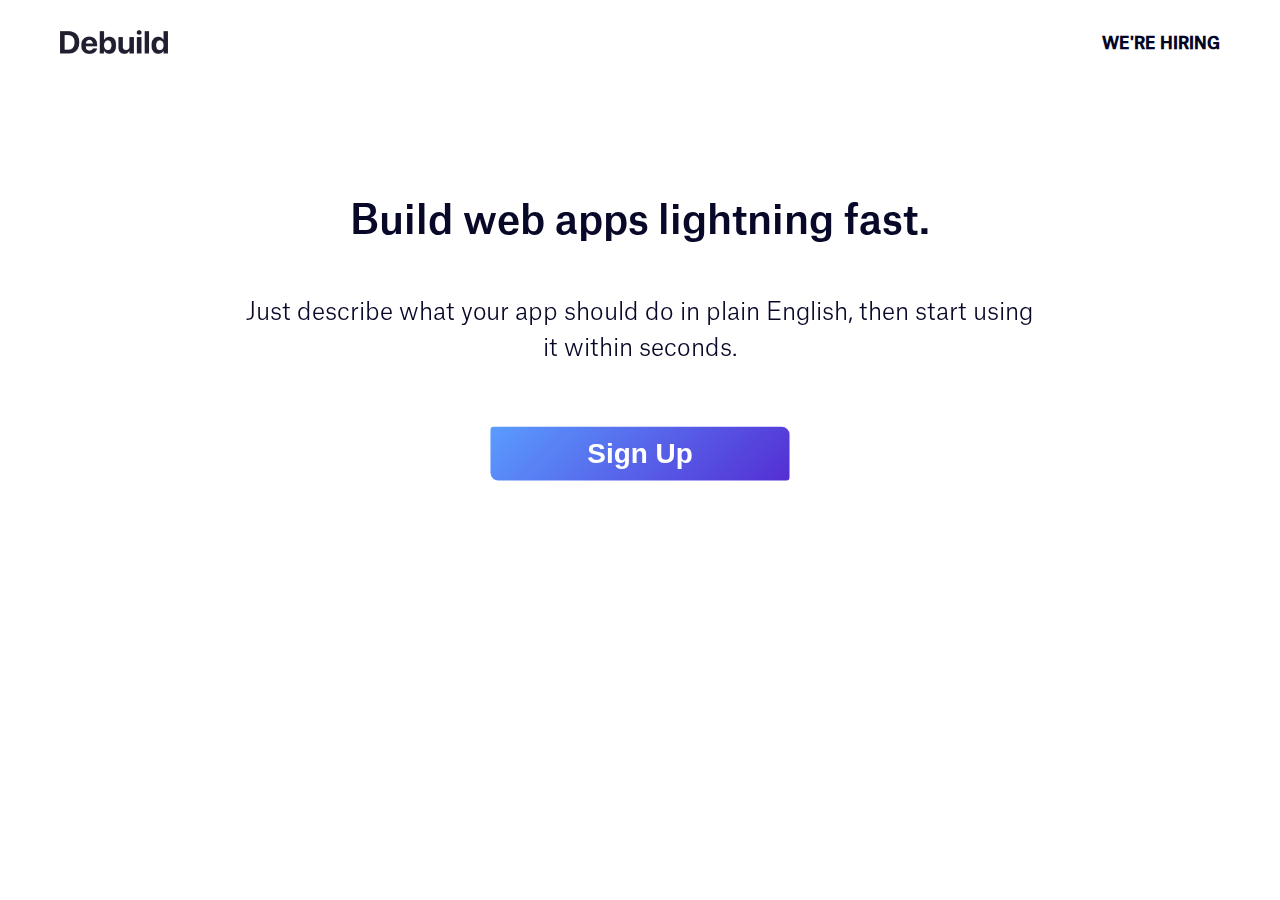
<file: index.html>
<!DOCTYPE html><html>
<!-- Mirrored from debuild.co/ by HTTrack Website Copier/3.x [XR&CO'2014], Mon, 31 Aug 2020 10:43:18 GMT -->
<!-- Added by HTTrack --><meta http-equiv="content-type" content="text/html;charset=utf-8" /><!-- /Added by HTTrack -->
<head><meta charSet="utf-8"/><meta charset="utf-8"/><link rel="shortcut icon" href="favicon.png"/><meta name="viewport" content="width=device-width,initial-scale=1,shrink-to-fit=no"/><link rel="manifest" href="favicons.ico/manifest.json"/><link rel="apple-touch-icon" sizes="120x120" href="favicons.ico/apple-touch-icon.html"/><link rel="icon" type="image/png" sizes="32x32" href="favicons.ico/favicon-32x32.png"/><link rel="icon" type="image/png" sizes="16x16" href="favicons.ico/favicon-16x16.png"/><link rel="manifest" href="favicons.ico/site.html"/><link rel="mask-icon" href="favicons.ico/safari-pinned-tab.html" color="#5bbad5"/><meta name="msapplication-TileColor" content="#da532c"/><meta name="theme-color" content="#ffffff"/><title>Debuild: Build web apps lightning fast.</title><meta name="title" content="Debuild: Build web apps lightning fast."/><meta name="description" content="Build web apps lightning fast. Just describe what your app should do in plain English, then start using it within seconds."/><meta property="og:image" content="debuild-meta.png"/><meta property="og:type" content="website"/><meta property="og:url" content="index.html"/><meta property="og:title" content="Debuild"/><meta property="og:description" content="Build web apps lightning fast."/><meta property="og:image" content="debuild-meta.png"/><meta property="twitter:card" content="summary_large_image"/><meta property="twitter:url" content="index.html"/><meta property="twitter:title" content="Debuild"/><meta property="twitter:description" content="Build web apps lightning fast."/><meta property="twitter:image" content="debuild-meta.png"/><meta name="next-head-count" content="26"/><link rel="preload" href="_next/static/css/9236e280c312adbf2669.css" as="style"/><link rel="stylesheet" href="_next/static/css/9236e280c312adbf2669.css"/><link rel="preload" href="_next/static/chunks/main-6b89065aed76efe363fd.js" as="script"/><link rel="preload" href="_next/static/chunks/webpack-488dc228921f1fdbc0e7.js" as="script"/><link rel="preload" href="_next/static/chunks/framework.de5b927bb3a122da5a2a.js" as="script"/><link rel="preload" href="_next/static/chunks/f6078781a05fe1bcb0902d23dbbb2662c8d200b3.bfb26b9be6448e6905d4.js" as="script"/><link rel="preload" href="_next/static/chunks/pages/_app-d2cbea8d41d802194df9.js" as="script"/><link rel="preload" href="_next/static/chunks/05d954cf.73ebaa023ce91fe0ab32.js" as="script"/><link rel="preload" href="_next/static/chunks/a80b77e63a42137f731543a75cde09ded7db1db4.6cadc0721f5a1a2ef6ec.js" as="script"/><link rel="preload" href="_next/static/chunks/pages/index-980efd22e6e73bd248df.js" as="script"/></head><body><div id="__next"><div style="padding-bottom:200px;display:flex;flex-direction:column;align-items:center;
background:url(https://mir-s3-cdn-cf.behance.net/project_modules/1400_opt_1/91d8b486128681.5d909dad493bd.jpg);background-repeat:no-repeat;background-size:cover;background-position:bottom;height:100%"><div style="padding-bottom:100px;flex:1;width:100%"><div style="display:flex;justify-content:center;padding-right:60px;padding-left:60px;padding-top:30px;margin-bottom:60px"><div style="max-width:1470px;flex:1;display:flex;justify-content:space-between;align-items:center;padding-bottom:20px"><a href="index.html"><img src="images/debuild-logo-black.png" style="height:24px"/></a><div style="display:flex"><div style="margin-left:50px"><a href="jobs.html" style="font-size:16px;font-weight:bold">WE&#x27;RE HIRING</a></div></div></div></div><div style="display:flex;padding-right:30px;padding-left:30px;padding-top:30px;margin-bottom:60px;justify-content:center"><div style="display:flex;flex-direction:column;justify-content:center"><div style="display:flex;flex-direction:column;align-items:center;width:100%;opacity:0;transform:scale(0.8) translateZ(0)"><h1 style="line-height:1.3;font-weight:500;font-size:40px;max-width:700px;text-align:center;justify-content:center">Build web apps lightning fast.</h1><h2 style="font-weight:300;line-height:1.5;font-size:24px;margin-bottom:40px;text-align:center;align-self:center;justify-content:center;max-width:800px">Just describe what your app should do in plain English, then start using it within seconds.</h2><a href="https://forms.gle/htykmc2EFrb98vTH7"><button class="generic-button wide-button">Sign Up</button></a></div></div></div></div></div></div><script id="__NEXT_DATA__" type="application/json">{"props":{"pageProps":{}},"page":"/","query":{},"buildId":"r4ZxFy6RQVhNxjL5z7obc","nextExport":true,"autoExport":true,"isFallback":false}</script><script nomodule="" src="_next/static/chunks/polyfills-9a32872f6a983227f3b1.js"></script><script src="_next/static/chunks/main-6b89065aed76efe363fd.js" async=""></script><script src="_next/static/chunks/webpack-488dc228921f1fdbc0e7.js" async=""></script><script src="_next/static/chunks/framework.de5b927bb3a122da5a2a.js" async=""></script><script src="_next/static/chunks/f6078781a05fe1bcb0902d23dbbb2662c8d200b3.bfb26b9be6448e6905d4.js" async=""></script><script src="_next/static/chunks/pages/_app-d2cbea8d41d802194df9.js" async=""></script><script src="_next/static/chunks/05d954cf.73ebaa023ce91fe0ab32.js" async=""></script><script src="_next/static/chunks/a80b77e63a42137f731543a75cde09ded7db1db4.6cadc0721f5a1a2ef6ec.js" async=""></script><script src="_next/static/chunks/pages/index-980efd22e6e73bd248df.js" async=""></script><script src="_next/static/r4ZxFy6RQVhNxjL5z7obc/_buildManifest.js" async=""></script><script src="_next/static/r4ZxFy6RQVhNxjL5z7obc/_ssgManifest.js" async=""></script></body>
<!-- Mirrored from debuild.co/ by HTTrack Website Copier/3.x [XR&CO'2014], Mon, 31 Aug 2020 10:43:29 GMT -->
</html>
</file>
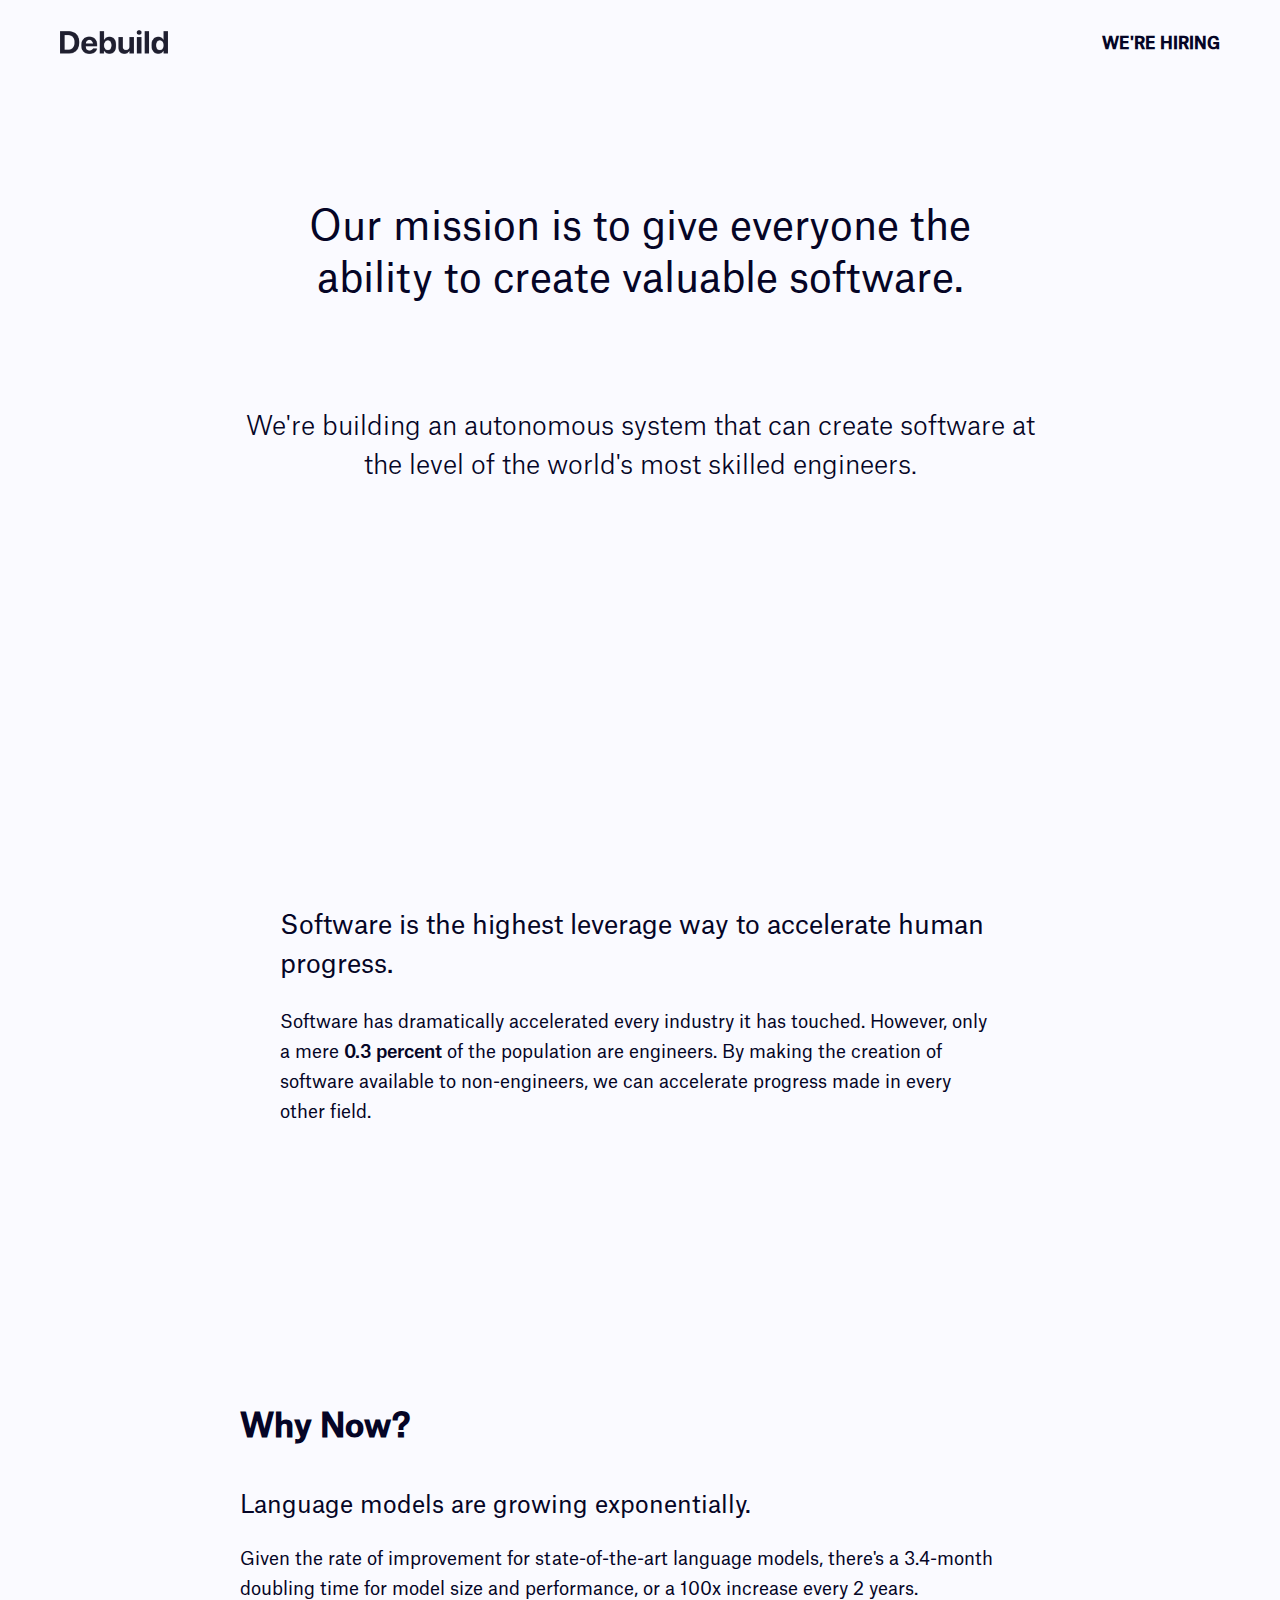
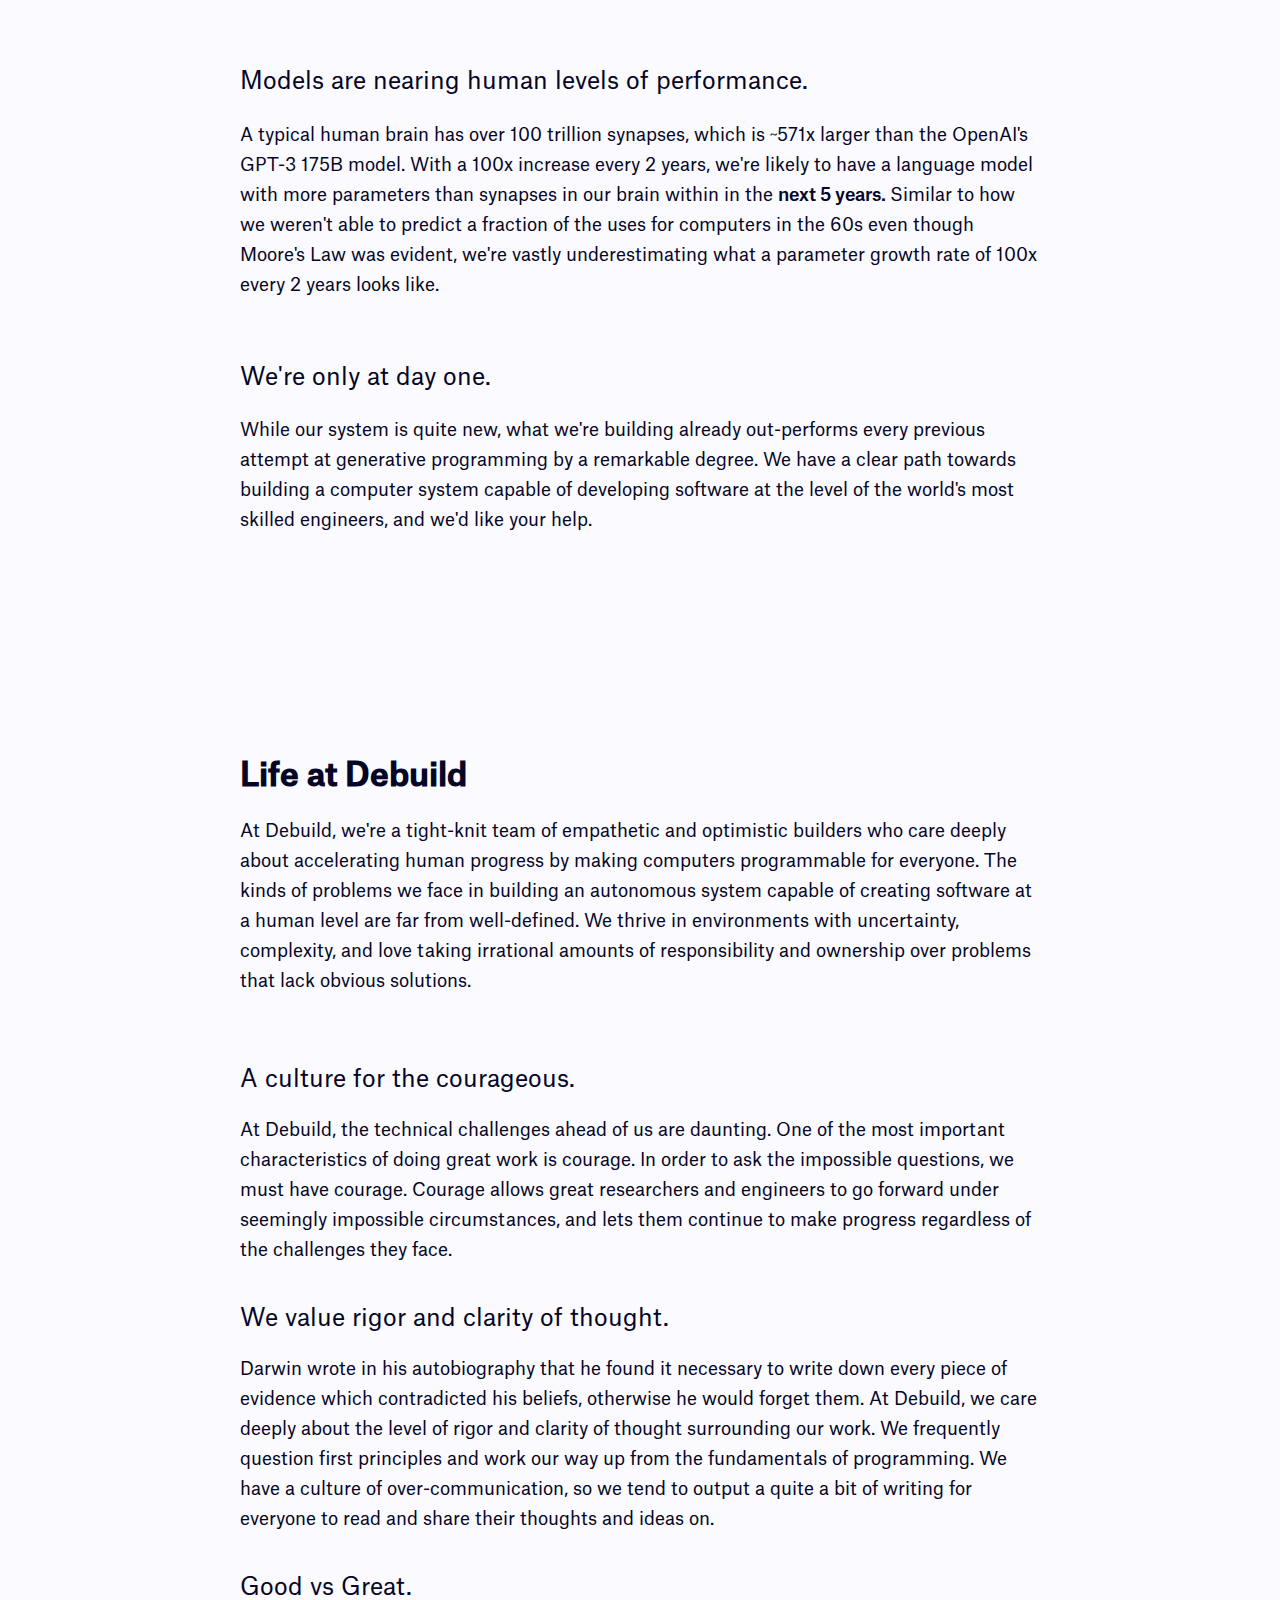
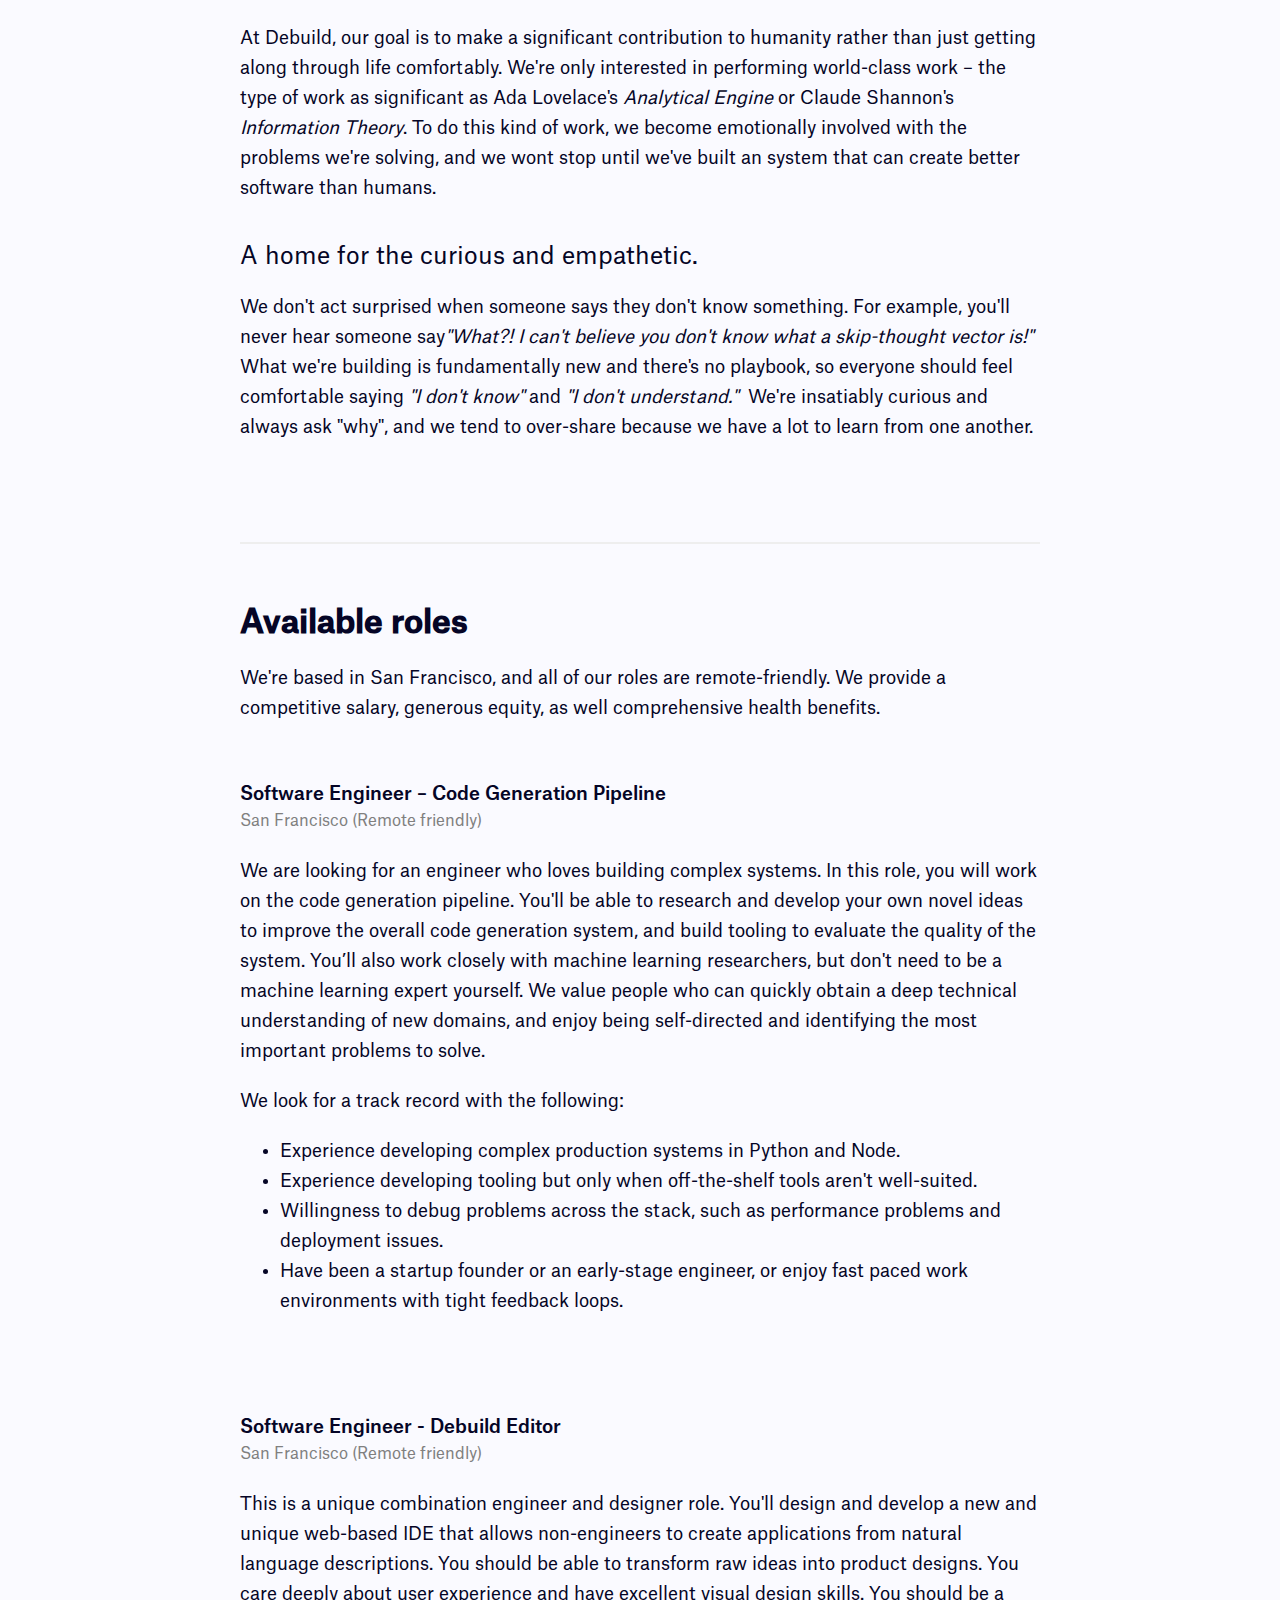
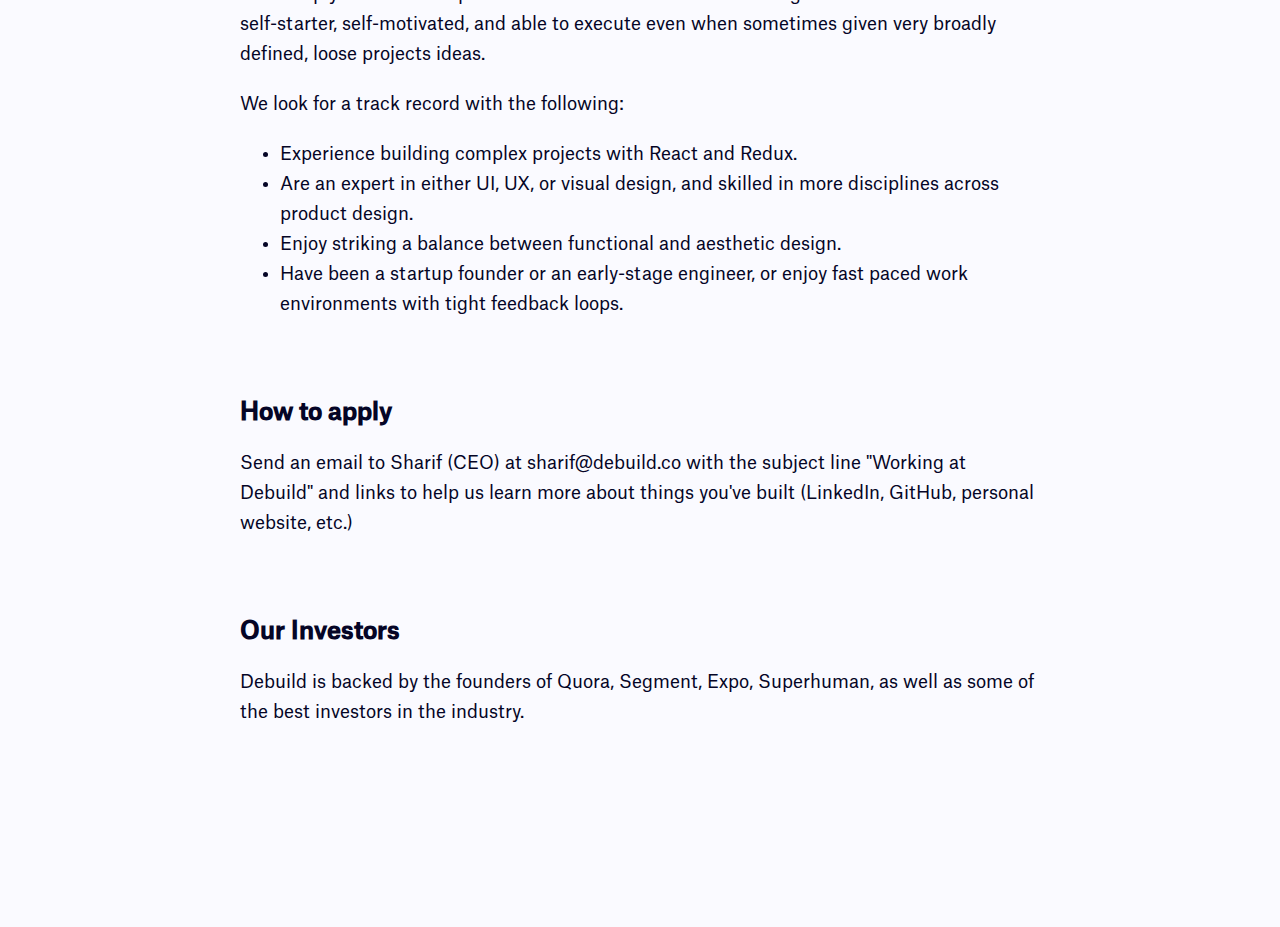
<file: jobs.html>
<!DOCTYPE html><html>
<!-- Mirrored from debuild.co/jobs by HTTrack Website Copier/3.x [XR&CO'2014], Mon, 31 Aug 2020 10:43:31 GMT -->
<!-- Added by HTTrack --><meta http-equiv="content-type" content="text/html;charset=utf-8" /><!-- /Added by HTTrack -->
<head><meta charSet="utf-8"/><meta charset="utf-8"/><link rel="shortcut icon" href="favicon.png"/><meta name="viewport" content="width=device-width,initial-scale=1,shrink-to-fit=no"/><link rel="manifest" href="favicons.ico/manifest.json"/><link rel="apple-touch-icon" sizes="120x120" href="favicons.ico/apple-touch-icon.html"/><link rel="icon" type="image/png" sizes="32x32" href="favicons.ico/favicon-32x32.png"/><link rel="icon" type="image/png" sizes="16x16" href="favicons.ico/favicon-16x16.png"/><link rel="manifest" href="favicons.ico/site.html"/><link rel="mask-icon" href="favicons.ico/safari-pinned-tab.html" color="#5bbad5"/><meta name="msapplication-TileColor" content="#da532c"/><meta name="theme-color" content="#ffffff"/><meta name="title" content="Debuild: Build web apps lightning fast."/><meta name="description" content="Build web apps lightning fast. Just describe what your app should do in plain English, then start using it within seconds."/><meta property="og:image" content="debuild-meta.png"/><meta property="og:type" content="website"/><meta property="og:url" content="index.html"/><meta property="og:title" content="Debuild"/><meta property="og:description" content="Build web apps lightning fast."/><meta property="og:image" content="debuild-meta.png"/><meta property="twitter:card" content="summary_large_image"/><meta property="twitter:url" content="index.html"/><meta property="twitter:title" content="Debuild"/><meta property="twitter:description" content="Build web apps lightning fast."/><meta property="twitter:image" content="debuild-meta.png"/><title>Debuild Jobs</title><meta name="next-head-count" content="26"/><link rel="preload" href="_next/static/css/9236e280c312adbf2669.css" as="style"/><link rel="stylesheet" href="_next/static/css/9236e280c312adbf2669.css"/><link rel="preload" href="_next/static/chunks/main-6b89065aed76efe363fd.js" as="script"/><link rel="preload" href="_next/static/chunks/webpack-488dc228921f1fdbc0e7.js" as="script"/><link rel="preload" href="_next/static/chunks/framework.de5b927bb3a122da5a2a.js" as="script"/><link rel="preload" href="_next/static/chunks/f6078781a05fe1bcb0902d23dbbb2662c8d200b3.bfb26b9be6448e6905d4.js" as="script"/><link rel="preload" href="_next/static/chunks/pages/_app-d2cbea8d41d802194df9.js" as="script"/><link rel="preload" href="_next/static/chunks/a80b77e63a42137f731543a75cde09ded7db1db4.6cadc0721f5a1a2ef6ec.js" as="script"/><link rel="preload" href="_next/static/chunks/pages/jobs-1a1f0fde8fd13ee53d94.js" as="script"/></head><body><div id="__next"><div style="padding-bottom:200px;display:flex;flex-direction:column;align-items:center;background-color:rgba(0,0,255,0.02)"><div style="padding-bottom:100px;background:url(%27/images/UnicornVectorGradient_11-light.html);background-repeat:no-repeat;background-size:cover;background-position:bottom;width:100%"><div style="display:flex;justify-content:center;padding-right:60px;padding-left:60px;padding-top:30px;margin-bottom:60px"><div style="max-width:1470px;flex:1;display:flex;justify-content:space-between;align-items:center;padding-bottom:20px"><a href="index.html"><img src="images/debuild-logo-black.png" style="height:24px"/></a><div style="display:flex"><div style="margin-left:50px"><a href="jobs.html" style="font-size:16px;font-weight:bold">WE&#x27;RE HIRING</a></div></div></div></div><div style="display:flex;padding-right:30px;padding-left:30px;padding-top:30px;margin-bottom:60px;justify-content:center"><div style="display:flex;flex-direction:column;justify-content:center"><div style="display:flex;flex-direction:column;align-items:center"><h2 style="line-height:1.3;font-weight:400;font-size:40px;margin-bottom:80px;max-width:700px;text-align:center;justify-content:center">Our mission is to give everyone the ability to create valuable software.</h2><h2 style="font-weight:300;line-height:1.5;font-size:26px;margin-bottom:80px;text-align:center;align-self:center;justify-content:center;max-width:800px">We&#x27;re building an autonomous system that can create software at the level of the world&#x27;s most skilled engineers.</h2></div></div></div></div><div style="max-width:800px;display:flex;justify-content:center;flex-direction:column;padding-top:120px;padding-bottom:120px"><div style="display:flex;flex-wrap:wrap;flex-direction:row;justify-content:space-between;align-items:center"><div style="flex:1;margin:40px"><h2 style="font-weight:400;line-height:1.5;font-size:26px">Software is the highest leverage way to accelerate human progress.</h2><p>Software has dramatically accelerated every industry it has touched. However, only a mere <span style="font-weight:500">0.3 percent</span> of the population are engineers. By making the creation of software available to non-engineers, we can accelerate progress made in every other field.</p></div></div></div><div style="background:url(%27/images/UnicornVectorGradient_1.html);background-repeat:no-repeat;background-size:cover;background-position:bottom;width:100%;display:flex;justify-content:center"><div style="max-width:800px;display:flex;justify-content:center;flex-direction:column;padding-top:100px;padding-bottom:100px;margin-left:20px;margin-right:20px"><h1>Why Now?</h1><div style="display:flex;flex-wrap:wrap;flex-direction:row;justify-content:space-between"><div style="flex:2"><h2 style="font-weight:400;line-height:1.5;font-size:24px">Language models are growing exponentially.</h2><p>Given the rate of improvement for state-of-the-art language models, there&#x27;s a 3.4-month doubling time for model size and performance, or a 100x increase every 2 years.</p><h2 style="font-weight:400;line-height:1.5;font-size:24px;margin-top:60px">Models are nearing human levels of performance.</h2><p>A typical human brain has over 100 trillion synapses, which is ~571x larger than the OpenAI&#x27;s GPT-3 175B model. With a 100x increase every 2 years, we&#x27;re likely to have a language model with more parameters than synapses in our brain within in the <span style="font-weight:500">next 5 years. </span>Similar to how we weren&#x27;t able to predict a fraction of the uses for computers in the 60s even though Moore&#x27;s Law was evident, we&#x27;re vastly underestimating what a parameter growth rate of 100x every 2 years looks like.</p><h2 style="font-weight:400;line-height:1.5;font-size:24px;margin-top:60px">We&#x27;re only at day one.</h2><p>While our system is quite new, what we&#x27;re building already out-performs every previous attempt at generative programming by a remarkable degree. We have a clear path towards building a computer system capable of developing software at the level of the world&#x27;s most skilled engineers, and we&#x27;d like your help.</p></div></div></div></div><div style="margin-top:100px;max-width:800px;margin-left:20px;margin-right:20px"><h1>Life at Debuild</h1><p style="font-weight:400">At Debuild, we&#x27;re a tight-knit team of empathetic and optimistic builders who care deeply about accelerating human progress by making computers programmable for everyone. The kinds of problems we face in building an autonomous system capable of creating software at a human level are far from well-defined. We thrive in environments with uncertainty, complexity, and love taking irrational amounts of responsibility and ownership over problems that lack obvious solutions.</p><div style="display:flex;justify-content:space-around;margin-top:50px"><div><h2 style="font-weight:400">A culture for the courageous.</h2><p>At Debuild, the technical challenges ahead of us are daunting. One of the most important characteristics of doing great work is courage. In order to ask the impossible questions, we must have courage. Courage allows great researchers and engineers to go forward under seemingly impossible circumstances, and lets them continue to make progress regardless of the challenges they face.</p><h2 style="font-weight:400;margin-top:40px">We value rigor and clarity of thought.</h2><p>Darwin wrote in his autobiography that he found it necessary to write down every piece of evidence which contradicted his beliefs, otherwise he would forget them. At Debuild, we care deeply about the level of rigor and clarity of thought surrounding our work. We frequently question first principles and work our way up from the fundamentals of programming. We have a culture of over-communication, so we tend to output a quite a bit of writing for everyone to read and share their thoughts and ideas on.</p><h2 style="font-weight:400;margin-top:40px">Good vs Great.</h2><p>At Debuild, our goal is to make a significant contribution to humanity rather than just getting along through life comfortably. We&#x27;re only interested in performing world-class work – the type of work as significant as Ada Lovelace&#x27;s <span class="italics">Analytical Engine</span> or Claude Shannon&#x27;s <span class="italics">Information Theory</span>. To do this kind of work, we become emotionally involved with the problems we&#x27;re solving, and we wont stop until we&#x27;ve built an system that can create better software than humans.</p><h2 style="font-weight:400;margin-top:40px">A home for the curious and empathetic.</h2><p>We don&#x27;t act surprised when someone says they don&#x27;t know something. For example, you&#x27;ll never hear someone say<span class="italics">&quot;What?! I can&#x27;t believe you don&#x27;t know what a skip-thought vector is!&quot;</span>  What we&#x27;re building is fundamentally new and there&#x27;s no playbook, so everyone should feel comfortable saying <span class="italics">&quot;I don&#x27;t know&quot;</span> and <span class="italics">&quot;I don&#x27;t understand.&quot;</span>  We&#x27;re insatiably curious and always ask &quot;why&quot;, and we tend to over-share because we have a lot to learn from one another.</p><h1 style="margin-top:100px;border-top:2px solid #eee;padding-top:60px">Available roles</h1><p>We&#x27;re based in San Francisco, and all of our roles are remote-friendly. We provide a competitive salary, generous equity, as well comprehensive health benefits.</p><h3 style="font-weight:500;margin-top:60px;margin-bottom:0">Software Engineer – Code Generation Pipeline</h3><p style="color:grey;font-size:16px">San Francisco (Remote friendly)</p><p style="margin-top:20px">We are looking for an engineer who loves building complex systems. In this role, you will work on the code generation pipeline. You&#x27;ll be able to research and develop your own novel ideas to improve the overall code generation system, and build tooling to evaluate the quality of the system. You’ll also work closely with machine learning researchers, but don&#x27;t need to be a machine learning expert yourself. We value people who can quickly obtain a deep technical understanding of new domains, and enjoy being self-directed and identifying the most important problems to solve.</p><p style="margin-top:20px;margin-bottom:20px">We look for a track record with the following:</p><ul><li>Experience developing complex production systems in Python and Node.</li><li>Experience developing tooling but only when off-the-shelf tools aren&#x27;t well-suited.</li><li>Willingness to debug problems across the stack, such as performance problems and deployment issues.</li><li>Have been a startup founder or an early-stage engineer, or enjoy fast paced work environments with tight feedback loops.</li></ul><h3 style="font-weight:500;margin-top:100px;margin-bottom:0">Software Engineer - Debuild Editor</h3><p style="color:grey;font-size:16px">San Francisco (Remote friendly)</p><p style="margin-top:20px">This is a unique combination engineer and designer role. You&#x27;ll design and develop a new and unique web-based IDE that allows non-engineers to create applications from natural language descriptions. You should be able to transform raw ideas into product designs. You care deeply about user experience and have excellent visual design skills. You should be a self-starter, self-motivated, and able to execute even when sometimes given very broadly defined, loose projects ideas.</p><p style="margin-top:20px;margin-bottom:20px">We look for a track record with the following:</p><ul><li>Experience building complex projects with React and Redux.</li><li>Are an expert in either UI, UX, or visual design, and skilled in more disciplines across product design.</li><li>Enjoy striking a balance between functional and aesthetic design.</li><li>Have been a startup founder or an early-stage engineer, or enjoy fast paced work environments with tight feedback loops.</li></ul><h2 style="margin-top:80px">How to apply</h2><p>Send an email to Sharif (CEO) at <a href="cdn-cgi/l/email-protection.html" class="__cf_email__" data-cfemail="186b70796a717e587c7d7a6d71747c367b77">[email&#160;protected]</a> with the subject line &quot;Working at Debuild&quot; and links to help us learn more about things you&#x27;ve built (LinkedIn, GitHub, personal website, etc.)</p><h2 style="margin-top:80px">Our Investors</h2><p>Debuild is backed by the founders of Quora, Segment, Expo, Superhuman, as well as some of the best investors in the industry.</p></div></div></div></div></div><script data-cfasync="false" src="cdn-cgi/scripts/5c5dd728/cloudflare-static/email-decode.min.js"></script><script id="__NEXT_DATA__" type="application/json">{"props":{"pageProps":{}},"page":"/jobs","query":{},"buildId":"r4ZxFy6RQVhNxjL5z7obc","nextExport":true,"autoExport":true,"isFallback":false}</script><script nomodule="" src="_next/static/chunks/polyfills-9a32872f6a983227f3b1.js"></script><script src="_next/static/chunks/main-6b89065aed76efe363fd.js" async=""></script><script src="_next/static/chunks/webpack-488dc228921f1fdbc0e7.js" async=""></script><script src="_next/static/chunks/framework.de5b927bb3a122da5a2a.js" async=""></script><script src="_next/static/chunks/f6078781a05fe1bcb0902d23dbbb2662c8d200b3.bfb26b9be6448e6905d4.js" async=""></script><script src="_next/static/chunks/pages/_app-d2cbea8d41d802194df9.js" async=""></script><script src="_next/static/chunks/a80b77e63a42137f731543a75cde09ded7db1db4.6cadc0721f5a1a2ef6ec.js" async=""></script><script src="_next/static/chunks/pages/jobs-1a1f0fde8fd13ee53d94.js" async=""></script><script src="_next/static/r4ZxFy6RQVhNxjL5z7obc/_buildManifest.js" async=""></script><script src="_next/static/r4ZxFy6RQVhNxjL5z7obc/_ssgManifest.js" async=""></script></body>
<!-- Mirrored from debuild.co/jobs by HTTrack Website Copier/3.x [XR&CO'2014], Mon, 31 Aug 2020 10:43:33 GMT -->
</html>
</file>
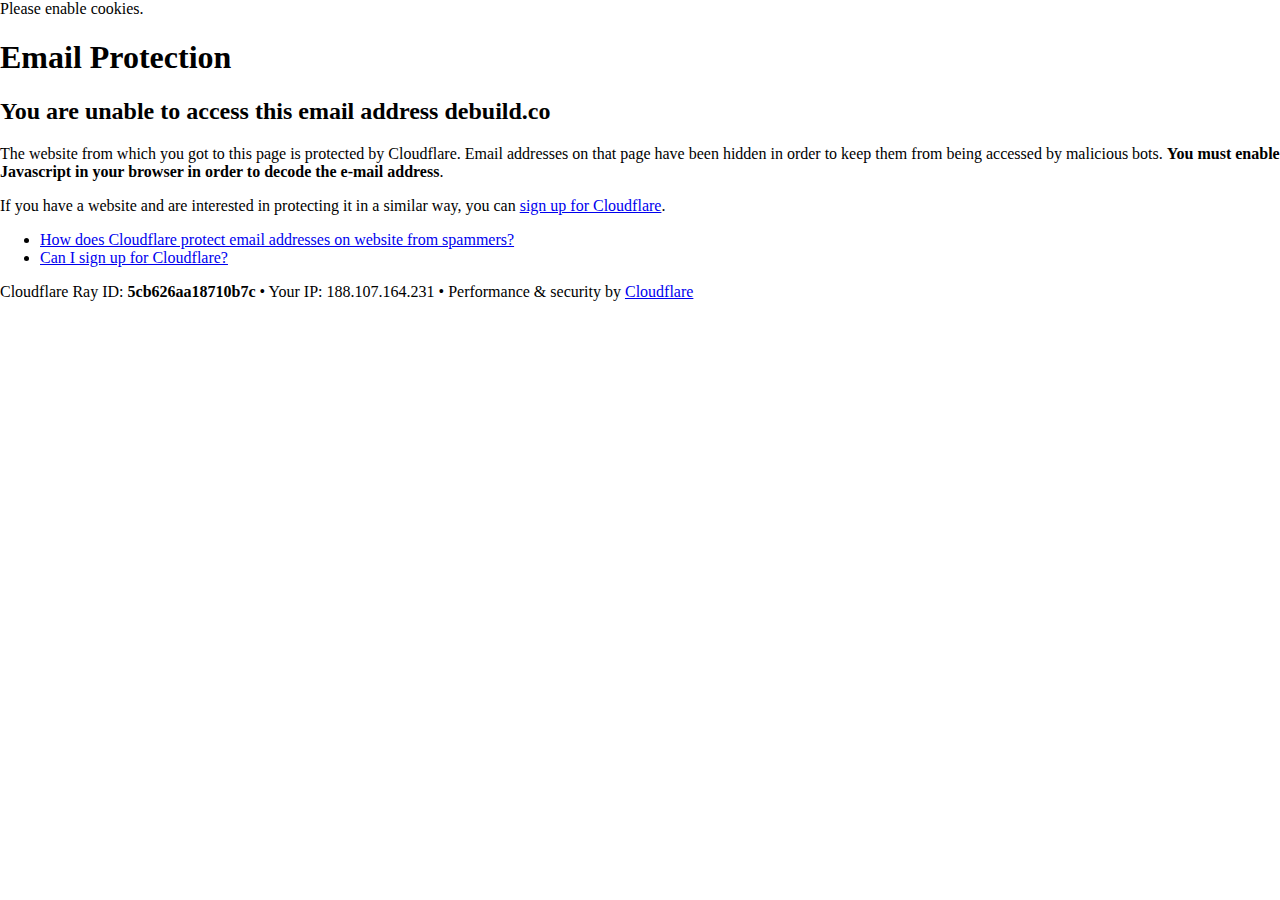
<file: cdn-cgi/l/email-protection.html>
<!DOCTYPE html>
<!--[if lt IE 7]> <html class="no-js ie6 oldie" lang="en-US"> <![endif]-->
<!--[if IE 7]>    <html class="no-js ie7 oldie" lang="en-US"> <![endif]-->
<!--[if IE 8]>    <html class="no-js ie8 oldie" lang="en-US"> <![endif]-->
<!--[if gt IE 8]><!--> <html class="no-js" lang="en-US"> <!--<![endif]-->

<!-- Mirrored from debuild.co/cdn-cgi/l/email-protection by HTTrack Website Copier/3.x [XR&CO'2014], Mon, 31 Aug 2020 10:43:33 GMT -->
<!-- Added by HTTrack --><meta http-equiv="content-type" content="text/html;charset=UTF-8" /><!-- /Added by HTTrack -->
<head>
<title>Email Protection | Cloudflare</title>
<meta charset="UTF-8" />
<meta http-equiv="Content-Type" content="text/html; charset=UTF-8" />
<meta http-equiv="X-UA-Compatible" content="IE=Edge,chrome=1" />
<meta name="robots" content="noindex, nofollow" />
<meta name="viewport" content="width=device-width,initial-scale=1" />
<link rel="stylesheet" id="cf_styles-css" href="https://debuild.co/cdn-cgi/styles/cf.errors.css" type="text/css" media="screen,projection" />
<!--[if lt IE 9]><link rel="stylesheet" id='cf_styles-ie-css' href="/cdn-cgi/styles/cf.errors.ie.css" type="text/css" media="screen,projection" /><![endif]-->
<style type="text/css">body{margin:0;padding:0}</style>


<!--[if gte IE 10]><!--><script type="text/javascript" src="https://debuild.co/cdn-cgi/scripts/zepto.min.js"></script><!--<![endif]-->
<!--[if gte IE 10]><!--><script type="text/javascript" src="https://debuild.co/cdn-cgi/scripts/cf.common.js"></script><!--<![endif]-->



</head>
<body>
  <div id="cf-wrapper">
    <div class="cf-alert cf-alert-error cf-cookie-error" id="cookie-alert" data-translate="enable_cookies">Please enable cookies.</div>
    <div id="cf-error-details" class="cf-error-details-wrapper">
      <div class="cf-wrapper cf-header cf-error-overview">
        <h1 data-translate="block_headline">Email Protection</h1>
        <h2 class="cf-subheadline"><span data-translate="unable_to_access">You are unable to access this email address</span> debuild.co</h2>
      </div><!-- /.header -->

      <div class="cf-section cf-wrapper">
        <div class="cf-columns two">
          <div class="cf-column">
            <p>The website from which you got to this page is protected by Cloudflare. Email addresses on that page have been hidden in order to keep them from being accessed by malicious bots. <strong>You must enable Javascript in your browser in order to decode the e-mail address</strong>.</p>
            <p>If you have a website and are interested in protecting it in a similar way, you can <a href="https://www.cloudflare.com/sign-up?utm_source=email_protection">sign up for Cloudflare</a>.</p>
          </div>

          <div class="cf-column">
            <div class="grid_4">
              <div class="rail">
                  <div class="panel">
                      <ul class="nobullets">
                        <li><a class="modal-link-faq" href="https://support.cloudflare.com/hc/en-us/articles/200170016-What-is-Email-Address-Obfuscation-">How does Cloudflare protect email addresses on website from spammers?</a></li>
                        <li><a class="modal-link-faq" href="https://support.cloudflare.com/hc/en-us/categories/200275218-Getting-Started">Can I sign up for Cloudflare?</a></li>
                    </ul>
                </div>
              </div>
            </div>
          </div>
        </div>
      </div><!-- /.section -->

      <div class="cf-error-footer cf-wrapper">
  <p>
    <span class="cf-footer-item">Cloudflare Ray ID: <strong>5cb626aa18710b7c</strong></span>
    <span class="cf-footer-separator">&bull;</span>
    <span class="cf-footer-item"><span>Your IP</span>: 188.107.164.231</span>
    <span class="cf-footer-separator">&bull;</span>
    <span class="cf-footer-item"><span>Performance &amp; security by</span> <a href="https://www.cloudflare.com/5xx-error-landing?utm_source=error_footer" id="brand_link" target="_blank">Cloudflare</a></span>
    
  </p>
</div><!-- /.error-footer -->


    </div><!-- /#cf-error-details -->
  </div><!-- /#cf-wrapper -->

  <script type="text/javascript">
  window._cf_translation = {};
  
  
</script>

</body>

<!-- Mirrored from debuild.co/cdn-cgi/l/email-protection by HTTrack Website Copier/3.x [XR&CO'2014], Mon, 31 Aug 2020 10:43:33 GMT -->
</html>
</file>
<file: _next/static/css/9236e280c312adbf2669.css>
body,html{padding:0;margin:0;font-family:AtlasGrotesk,-apple-system,BlinkMacSystemFont,Segoe UI,Roboto,Oxygen,Ubuntu,Cantarell,Fira Sans,Droid Sans,Helvetica Neue,sans-serif;color:#050526}a{color:inherit;text-decoration:none}a:hover{color:#3b00ff}*{box-sizing:border-box}@font-face{font-family:AtlasGrotesk;src:url(../../../fonts/AtlasGrotesk-Light.otf);font-weight:300;font-style:normal}@font-face{font-family:AtlasGrotesk;src:url(../../../fonts/AtlasGrotesk-Regular.otf);font-weight:400;font-style:normal}@font-face{font-family:AtlasGrotesk;src:url(../../../fonts/AtlasGrotesk-Medium.otf);font-weight:500;font-style:normal}li,p{margin:0;font-size:18px;line-height:30px}.italics{font-style:italic}#__next{height:100vh}.generic-button{display:inline-block;border-top-left-radius:3px;border-top-right-radius:8px;border-bottom-right-radius:3px;border-bottom-left-radius:8px;white-space:nowrap;text-align:center;border:none;-webkit-user-select:none;-moz-user-select:none;-ms-user-select:none;user-select:none;background:linear-gradient(135deg,#589bff,#522bd4);color:#fff;padding:11px 27px;font-size:17px;font-weight:600;cursor:pointer;transition:.2s}.wide-button{margin-top:20px;width:300px;font-weight:600;font-size:28px}.generic-button:hover{box-shadow:1px 2px 8px 0 rgba(0,0,0,.5)}
</file>
